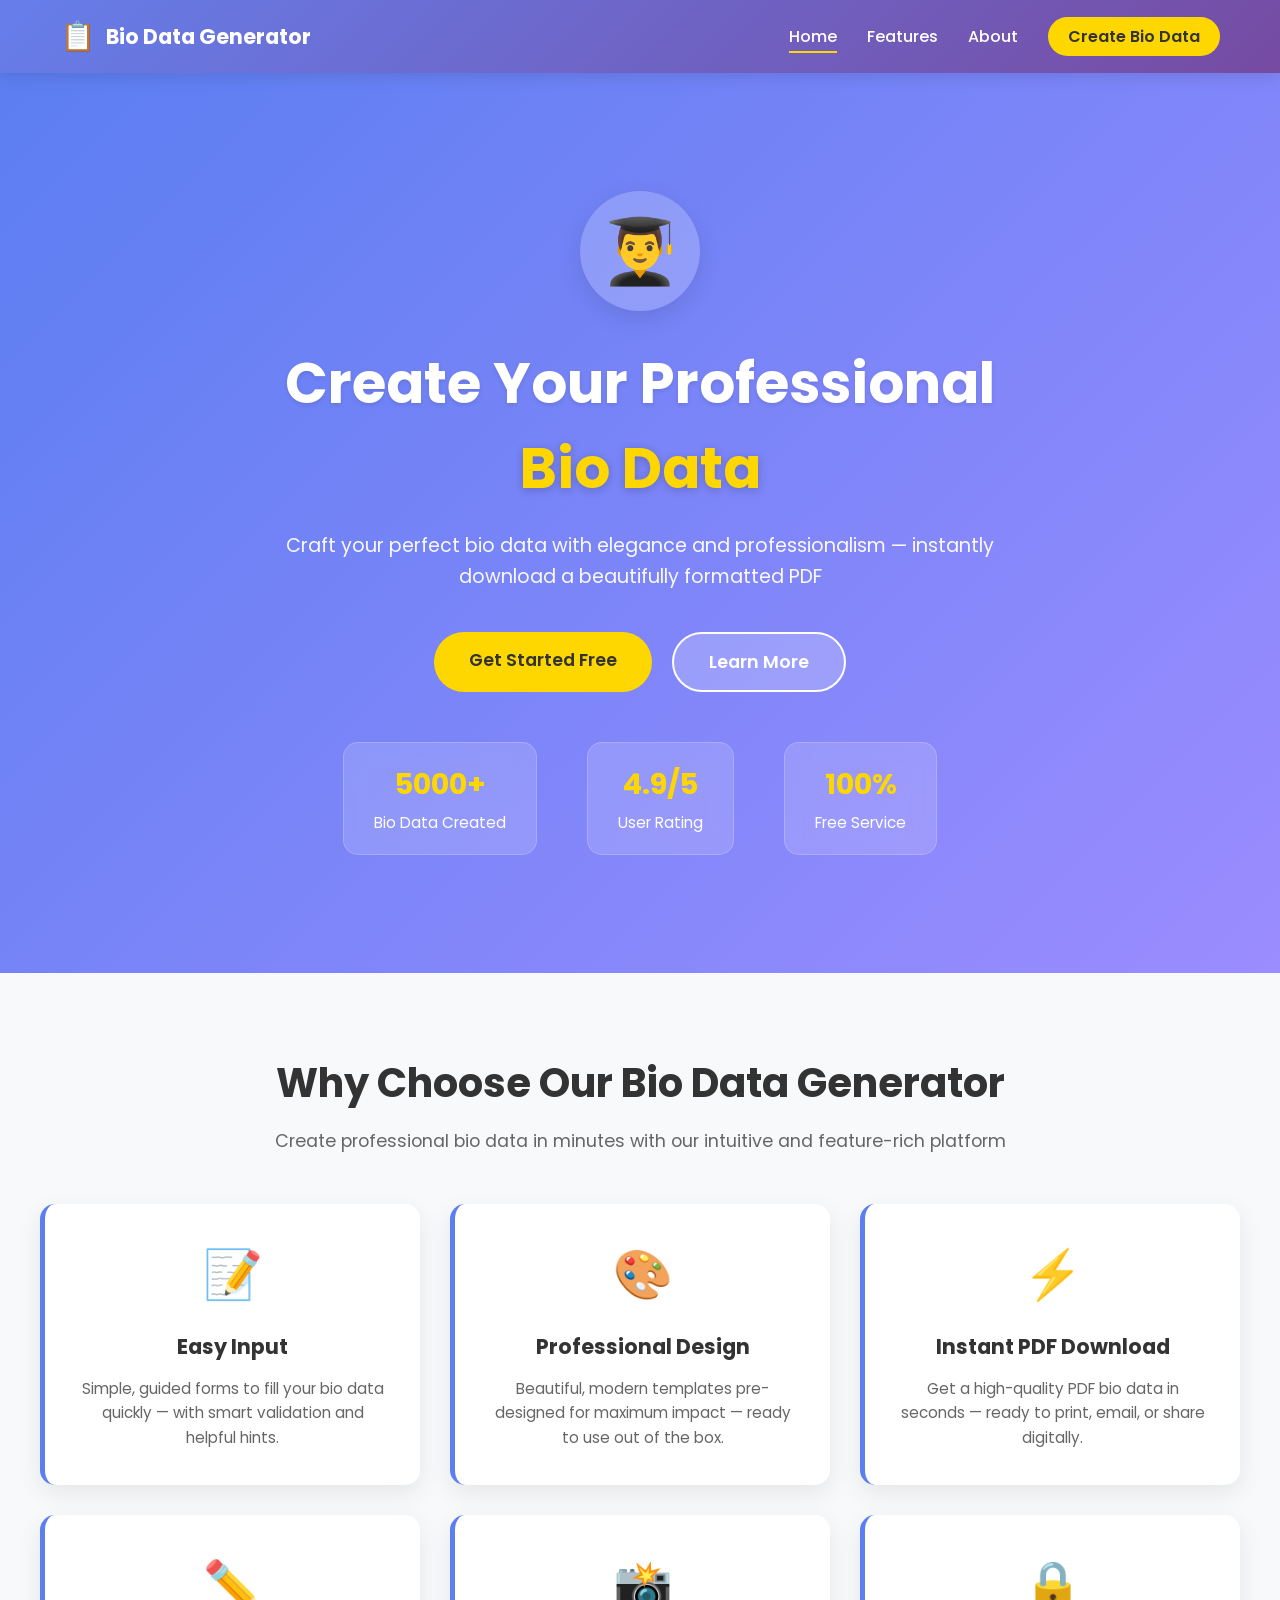
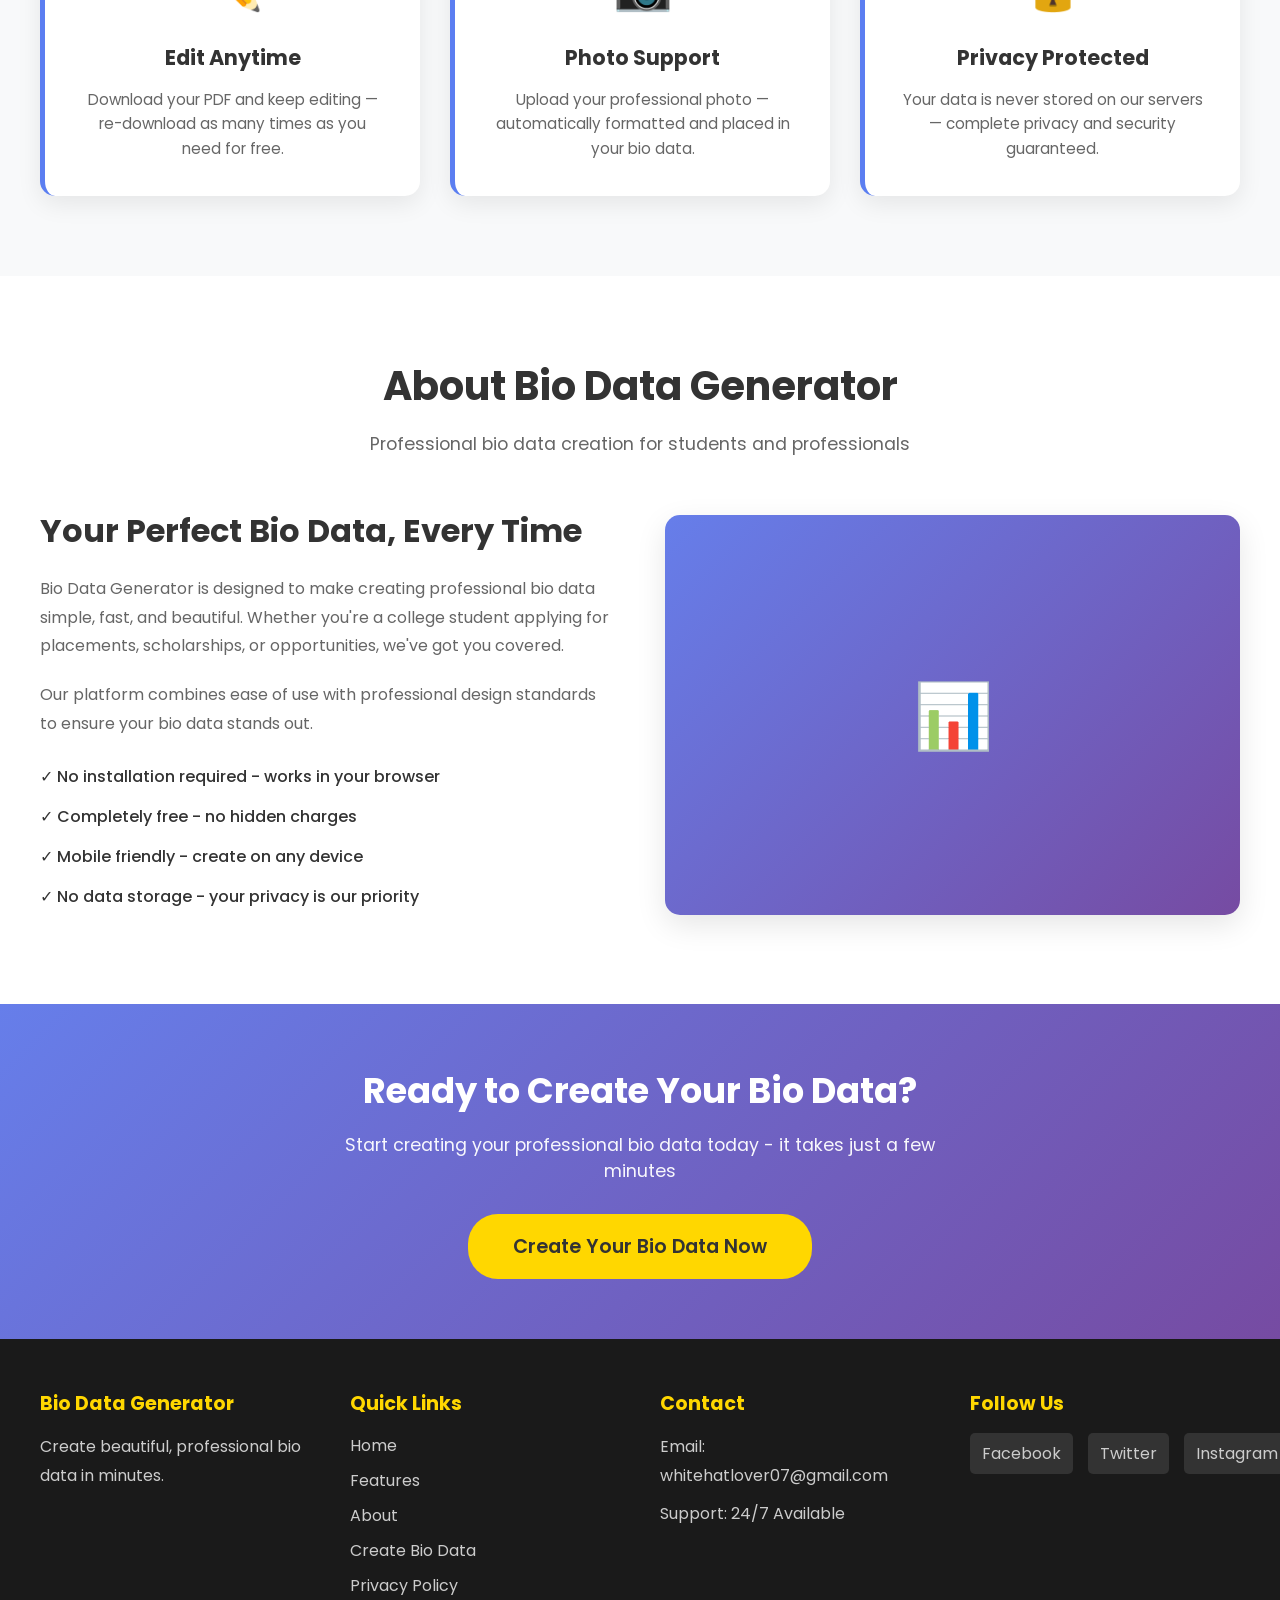
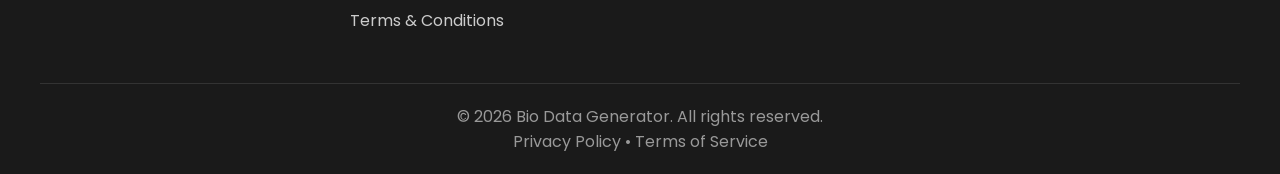
<file: index.html>
<!DOCTYPE html>
<html lang="en">
<head>
    <meta charset="UTF-8">
    <meta name="viewport" content="width=device-width, initial-scale=1.0">
    <meta name="description" content="Create professional college student bio data in minutes. Free online bio data generator with instant PDF download. No registration needed.">
    <meta name="keywords" content="bio data generator, college bio data, student bio data, bio data maker, free bio data, professional bio data, PDF generator">
    <meta name="author" content="Bio Data Generator">
    <meta name="theme-color" content="#667eea">
    <meta property="og:title" content="Bio Data Generator - Create Your Professional Bio Data">
    <meta property="og:description" content="Free online bio data generator for college students. Create beautiful bio data in minutes and download as PDF.">
    <meta property="og:type" content="website">
    <meta property="og:url" content="https://www.biodatagenerator.com">
    <title>Bio Data Generator - Create Your Professional Bio Data for Free</title>
    <link rel="stylesheet" href="style.css">
    
    <!-- Google AdSense (Uncomment after approval) -->
    <!-- <script async src="https://pagead2.googlesyndication.com/pagead/js/adsbygoogle.js?client=ca-pub-xxxxxxxxxxxxxxxx"
         crossorigin="anonymous"></script> -->
</head>
<body>
    <!-- Navigation Bar -->
    <nav class="navbar">
        <div class="nav-container">
            <div class="nav-logo">
                <span class="logo-icon">📋</span>
                <span>Bio Data Generator</span>
            </div>
            <ul class="nav-menu">
                <li class="nav-item"><a href="index.html" class="nav-link active">Home</a></li>
                <li class="nav-item"><a href="#features" class="nav-link">Features</a></li>
                <li class="nav-item"><a href="#about" class="nav-link">About</a></li>
                <li class="nav-item"><a href="form.html" class="nav-link nav-link-btn">Create Bio Data</a></li>
            </ul>
        </div>
    </nav>

    <!-- Hero Section -->
    <section class="hero">
        <div class="hero-content">
            <div class="hero-icon">
                <div class="icon-circle">👨‍🎓</div>
            </div>
            <h1 class="hero-title">Create Your Professional <span class="highlight">Bio Data</span></h1>
            <p class="hero-subtitle">Craft your perfect bio data with elegance and professionalism — instantly download a beautifully formatted PDF</p>
            <div class="hero-buttons">
                <a href="form.html" class="btn btn-primary">Get Started Free</a>
                <a href="#features" class="btn btn-secondary">Learn More</a>
            </div>
            <div class="hero-stats">
                <div class="stat">
                    <span class="stat-number">5000+</span>
                    <span class="stat-text">Bio Data Created</span>
                </div>
                <div class="stat">
                    <span class="stat-number">4.9/5</span>
                    <span class="stat-text">User Rating</span>
                </div>
                <div class="stat">
                    <span class="stat-number">100%</span>
                    <span class="stat-text">Free Service</span>
                </div>
            </div>
        </div>
    </section>

    <!-- Features Section -->
    <section id="features" class="features">
        <div class="features-container">
            <h2 class="section-title">Why Choose Our Bio Data Generator</h2>
            <p class="section-subtitle">Create professional bio data in minutes with our intuitive and feature-rich platform</p>
            
            <div class="features-grid">
                <div class="feature-card">
                    <div class="feature-icon">📝</div>
                    <h3>Easy Input</h3>
                    <p>Simple, guided forms to fill your bio data quickly — with smart validation and helpful hints.</p>
                </div>

                <div class="feature-card">
                    <div class="feature-icon">🎨</div>
                    <h3>Professional Design</h3>
                    <p>Beautiful, modern templates pre-designed for maximum impact — ready to use out of the box.</p>
                </div>

                <div class="feature-card">
                    <div class="feature-icon">⚡</div>
                    <h3>Instant PDF Download</h3>
                    <p>Get a high-quality PDF bio data in seconds — ready to print, email, or share digitally.</p>
                </div>

                <div class="feature-card">
                    <div class="feature-icon">✏️</div>
                    <h3>Edit Anytime</h3>
                    <p>Download your PDF and keep editing — re-download as many times as you need for free.</p>
                </div>

                <div class="feature-card">
                    <div class="feature-icon">📸</div>
                    <h3>Photo Support</h3>
                    <p>Upload your professional photo — automatically formatted and placed in your bio data.</p>
                </div>

                <div class="feature-card">
                    <div class="feature-icon">🔒</div>
                    <h3>Privacy Protected</h3>
                    <p>Your data is never stored on our servers — complete privacy and security guaranteed.</p>
                </div>
            </div>
        </div>
    </section>

    <!-- About Section -->
    <section id="about" class="about">
        <div class="about-container">
            <h2 class="section-title">About Bio Data Generator</h2>
            <p class="section-subtitle">Professional bio data creation for students and professionals</p>
            
            <div class="about-content">
                <div class="about-text">
                    <h3>Your Perfect Bio Data, Every Time</h3>
                    <p>Bio Data Generator is designed to make creating professional bio data simple, fast, and beautiful. Whether you're a college student applying for placements, scholarships, or opportunities, we've got you covered.</p>
                    <p>Our platform combines ease of use with professional design standards to ensure your bio data stands out.</p>
                    <ul class="about-list">
                        <li>✓ No installation required - works in your browser</li>
                        <li>✓ Completely free - no hidden charges</li>
                        <li>✓ Mobile friendly - create on any device</li>
                        <li>✓ No data storage - your privacy is our priority</li>
                    </ul>
                </div>
                <div class="about-image">
                    <div class="image-placeholder">
                        <span style="font-size: 4rem;">📊</span>
                    </div>
                </div>
            </div>
        </div>
    </section>

    <!-- CTA Section -->
    <section class="cta">
        <div class="cta-container">
            <h2>Ready to Create Your Bio Data?</h2>
            <p>Start creating your professional bio data today - it takes just a few minutes</p>
            <a href="form.html" class="btn btn-primary btn-large">Create Your Bio Data Now</a>
        </div>
    </section>

    <!-- Footer -->
    <footer class="footer">
        <div class="footer-container">
            <div class="footer-content">
                <div class="footer-section">
                    <h4>Bio Data Generator</h4>
                    <p>Create beautiful, professional bio data in minutes.</p>
                </div>
                <div class="footer-section">
                    <h4>Quick Links</h4>
                    <ul>
                        <li><a href="index.html">Home</a></li>
                        <li><a href="#features">Features</a></li>
                        <li><a href="#about">About</a></li>
                        <li><a href="form.html">Create Bio Data</a></li>
                        <li><a href="privacy-policy.html">Privacy Policy</a></li>
                        <li><a href="terms.html">Terms & Conditions</a></li>
                    </ul>
                </div>
                <div class="footer-section">
                    <h4>Contact</h4>
                    <p>Email: whitehatlover07@gmail.com</p>
                    <p>Support: 24/7 Available</p>
                </div>
                <div class="footer-section">
                    <h4>Follow Us</h4>
                    <div class="social-links">
                        <a href="#" class="social-link">Facebook</a>
                        <a href="#" class="social-link">Twitter</a>
                        <a href="#" class="social-link">Instagram</a>
                    </div>
                </div>
            </div>
            <div class="footer-bottom">
                <p>&copy; 2026 Bio Data Generator. All rights reserved.</p>
                <p><a href="privacy-policy.html">Privacy Policy</a> • <a href="terms.html">Terms of Service</a></p>
            </div>
        </div>
    </footer>

    <script>
        // Smooth scroll for navigation links
        document.querySelectorAll('a[href^="#"]').forEach(anchor => {
            anchor.addEventListener('click', function (e) {
                e.preventDefault();
                const target = document.querySelector(this.getAttribute('href'));
                if (target) {
                    target.scrollIntoView({
                        behavior: 'smooth',
                        block: 'start'
                    });
                }
            });
        });

        // Active nav link
        const navLinks = document.querySelectorAll('.nav-link');
        navLinks.forEach(link => {
            link.addEventListener('click', function() {
                navLinks.forEach(l => l.classList.remove('active'));
                this.classList.add('active');
            });
        });
    </script>
</body>
</html>
</file>
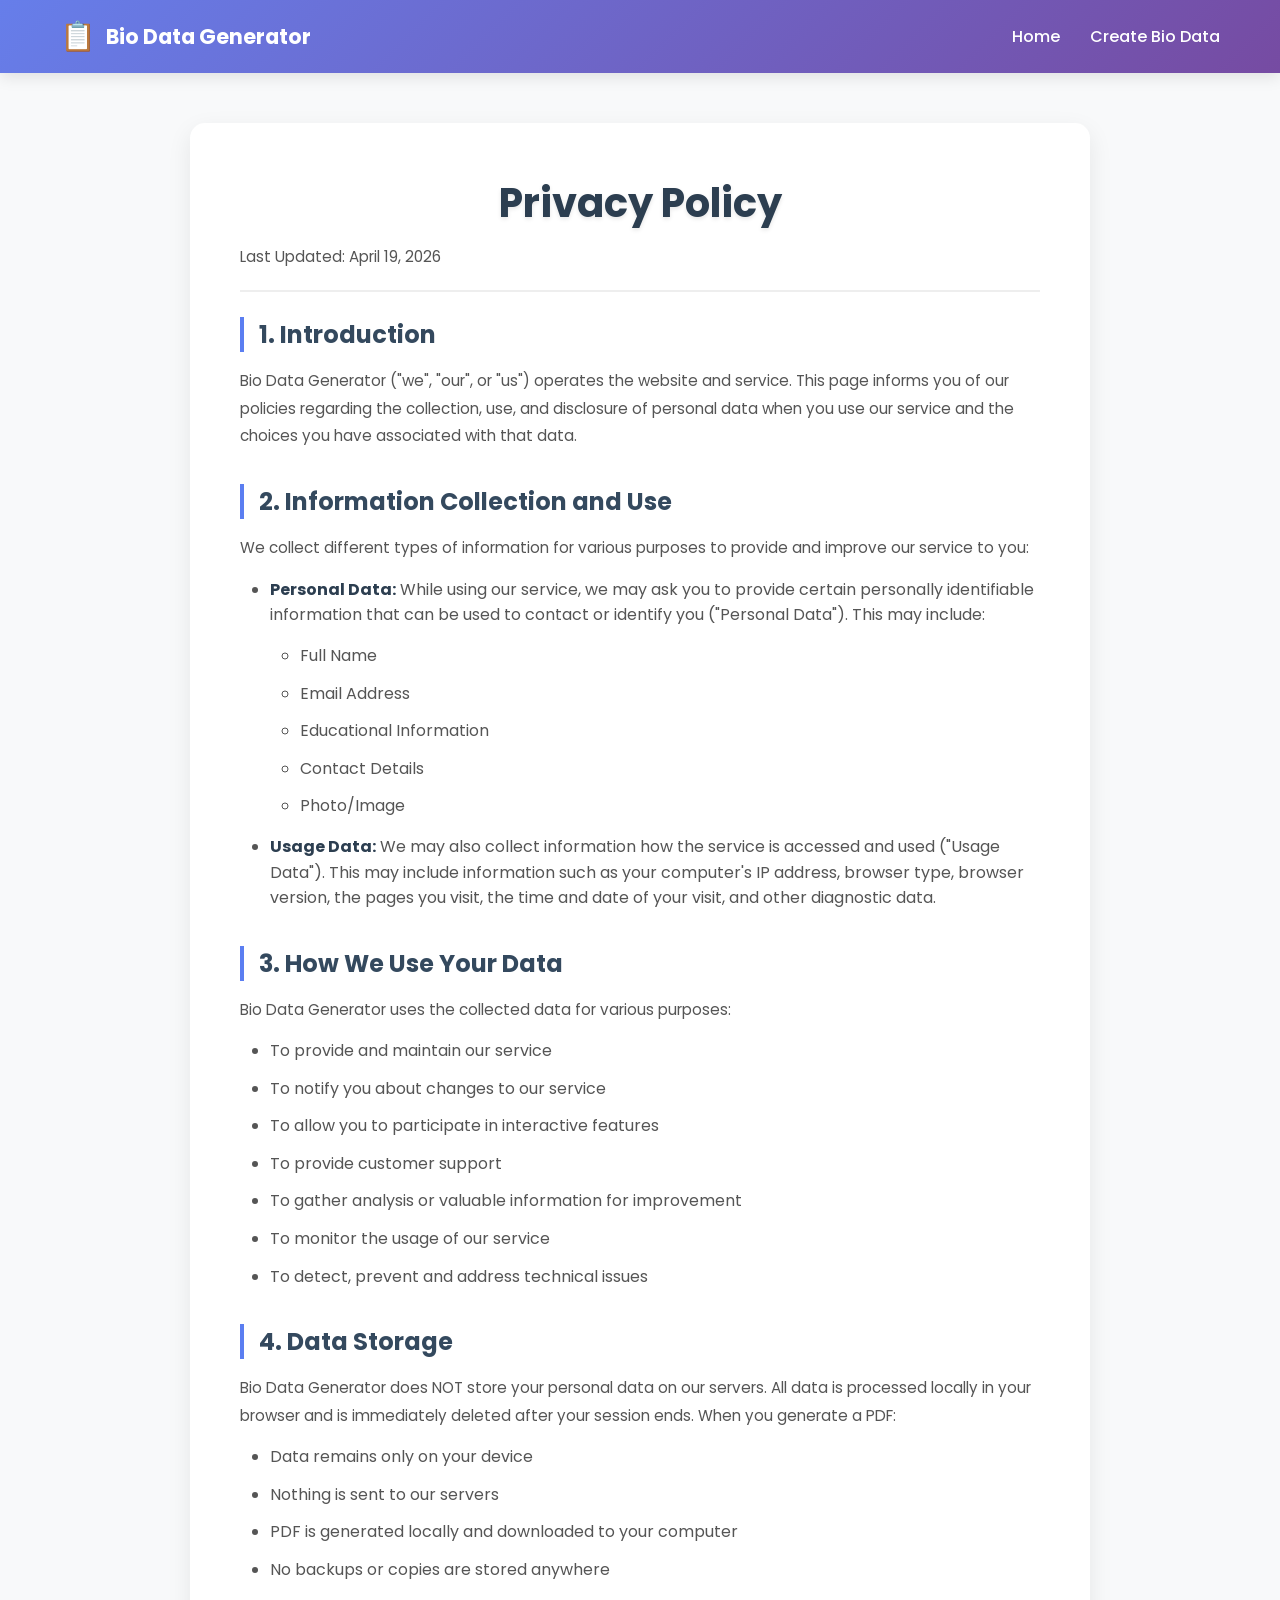
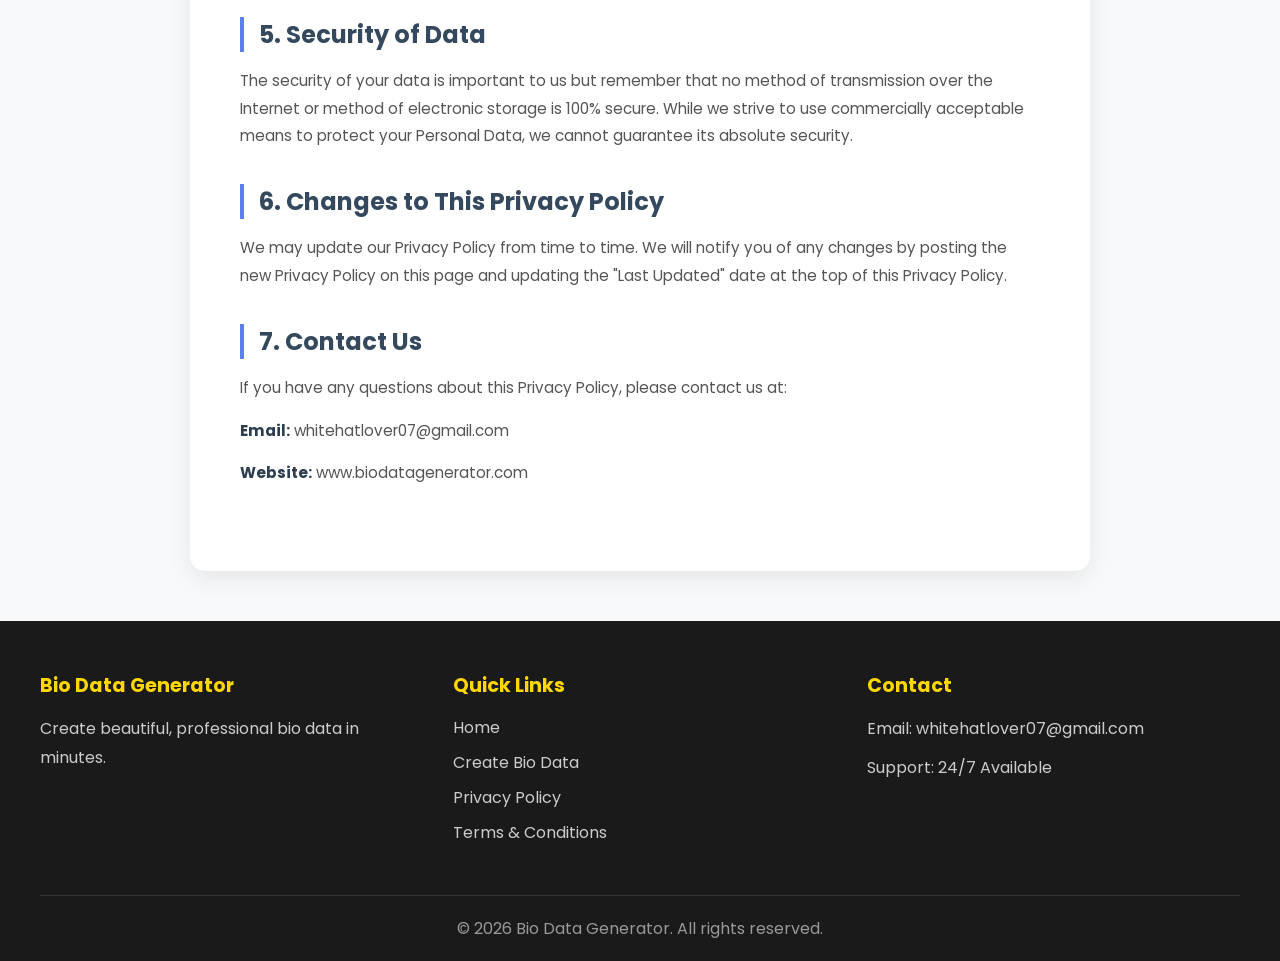
<file: privacy-policy.html>
<!DOCTYPE html>
<html lang="en">
<head>
    <meta charset="UTF-8">
    <meta name="viewport" content="width=device-width, initial-scale=1.0">
    <meta name="description" content="Privacy Policy for Bio Data Generator - Learn how we protect your data">
    <meta name="keywords" content="privacy policy, data protection, bio data generator">
    <title>Privacy Policy - Bio Data Generator</title>
    <link rel="stylesheet" href="style.css">
</head>
<body>
    <!-- Navigation Bar -->
    <nav class="navbar">
        <div class="nav-container">
            <div class="nav-logo">
                <span class="logo-icon">📋</span>
                <span>Bio Data Generator</span>
            </div>
            <ul class="nav-menu">
                <li class="nav-item"><a href="index.html" class="nav-link">Home</a></li>
                <li class="nav-item"><a href="form.html" class="nav-link">Create Bio Data</a></li>
            </ul>
        </div>
    </nav>

    <!-- Main Content -->
    <div class="legal-page">
        <div class="legal-container">
            <h1>Privacy Policy</h1>
            <p class="last-updated">Last Updated: April 19, 2026</p>

            <section>
                <h2>1. Introduction</h2>
                <p>Bio Data Generator ("we", "our", or "us") operates the website and service. This page informs you of our policies regarding the collection, use, and disclosure of personal data when you use our service and the choices you have associated with that data.</p>
            </section>

            <section>
                <h2>2. Information Collection and Use</h2>
                <p>We collect different types of information for various purposes to provide and improve our service to you:</p>
                <ul>
                    <li><strong>Personal Data:</strong> While using our service, we may ask you to provide certain personally identifiable information that can be used to contact or identify you ("Personal Data"). This may include:
                        <ul>
                            <li>Full Name</li>
                            <li>Email Address</li>
                            <li>Educational Information</li>
                            <li>Contact Details</li>
                            <li>Photo/Image</li>
                        </ul>
                    </li>
                    <li><strong>Usage Data:</strong> We may also collect information how the service is accessed and used ("Usage Data"). This may include information such as your computer's IP address, browser type, browser version, the pages you visit, the time and date of your visit, and other diagnostic data.</li>
                </ul>
            </section>

            <section>
                <h2>3. How We Use Your Data</h2>
                <p>Bio Data Generator uses the collected data for various purposes:</p>
                <ul>
                    <li>To provide and maintain our service</li>
                    <li>To notify you about changes to our service</li>
                    <li>To allow you to participate in interactive features</li>
                    <li>To provide customer support</li>
                    <li>To gather analysis or valuable information for improvement</li>
                    <li>To monitor the usage of our service</li>
                    <li>To detect, prevent and address technical issues</li>
                </ul>
            </section>

            <section>
                <h2>4. Data Storage</h2>
                <p>Bio Data Generator does NOT store your personal data on our servers. All data is processed locally in your browser and is immediately deleted after your session ends. When you generate a PDF:</p>
                <ul>
                    <li>Data remains only on your device</li>
                    <li>Nothing is sent to our servers</li>
                    <li>PDF is generated locally and downloaded to your computer</li>
                    <li>No backups or copies are stored anywhere</li>
                </ul>
            </section>

            <section>
                <h2>5. Security of Data</h2>
                <p>The security of your data is important to us but remember that no method of transmission over the Internet or method of electronic storage is 100% secure. While we strive to use commercially acceptable means to protect your Personal Data, we cannot guarantee its absolute security.</p>
            </section>

            <section>
                <h2>6. Changes to This Privacy Policy</h2>
                <p>We may update our Privacy Policy from time to time. We will notify you of any changes by posting the new Privacy Policy on this page and updating the "Last Updated" date at the top of this Privacy Policy.</p>
            </section>

            <section>
                <h2>7. Contact Us</h2>
                <p>If you have any questions about this Privacy Policy, please contact us at:</p>
                <p><strong>Email:</strong> whitehatlover07@gmail.com</p>
                <p><strong>Website:</strong> www.biodatagenerator.com</p>
            </section>
        </div>
    </div>

    <!-- Footer -->
    <footer class="footer">
        <div class="footer-container">
            <div class="footer-content">
                <div class="footer-section">
                    <h4>Bio Data Generator</h4>
                    <p>Create beautiful, professional bio data in minutes.</p>
                </div>
                <div class="footer-section">
                    <h4>Quick Links</h4>
                    <ul>
                        <li><a href="index.html">Home</a></li>
                        <li><a href="form.html">Create Bio Data</a></li>
                        <li><a href="privacy-policy.html">Privacy Policy</a></li>
                        <li><a href="terms.html">Terms & Conditions</a></li>
                    </ul>
                </div>
                <div class="footer-section">
                    <h4>Contact</h4>
                    <p>Email: whitehatlover07@gmail.com</p>
                    <p>Support: 24/7 Available</p>
                </div>
            </div>
            <div class="footer-bottom">
                <p>&copy; 2026 Bio Data Generator. All rights reserved.</p>
            </div>
        </div>
    </footer>
</body>
</html>
</file>
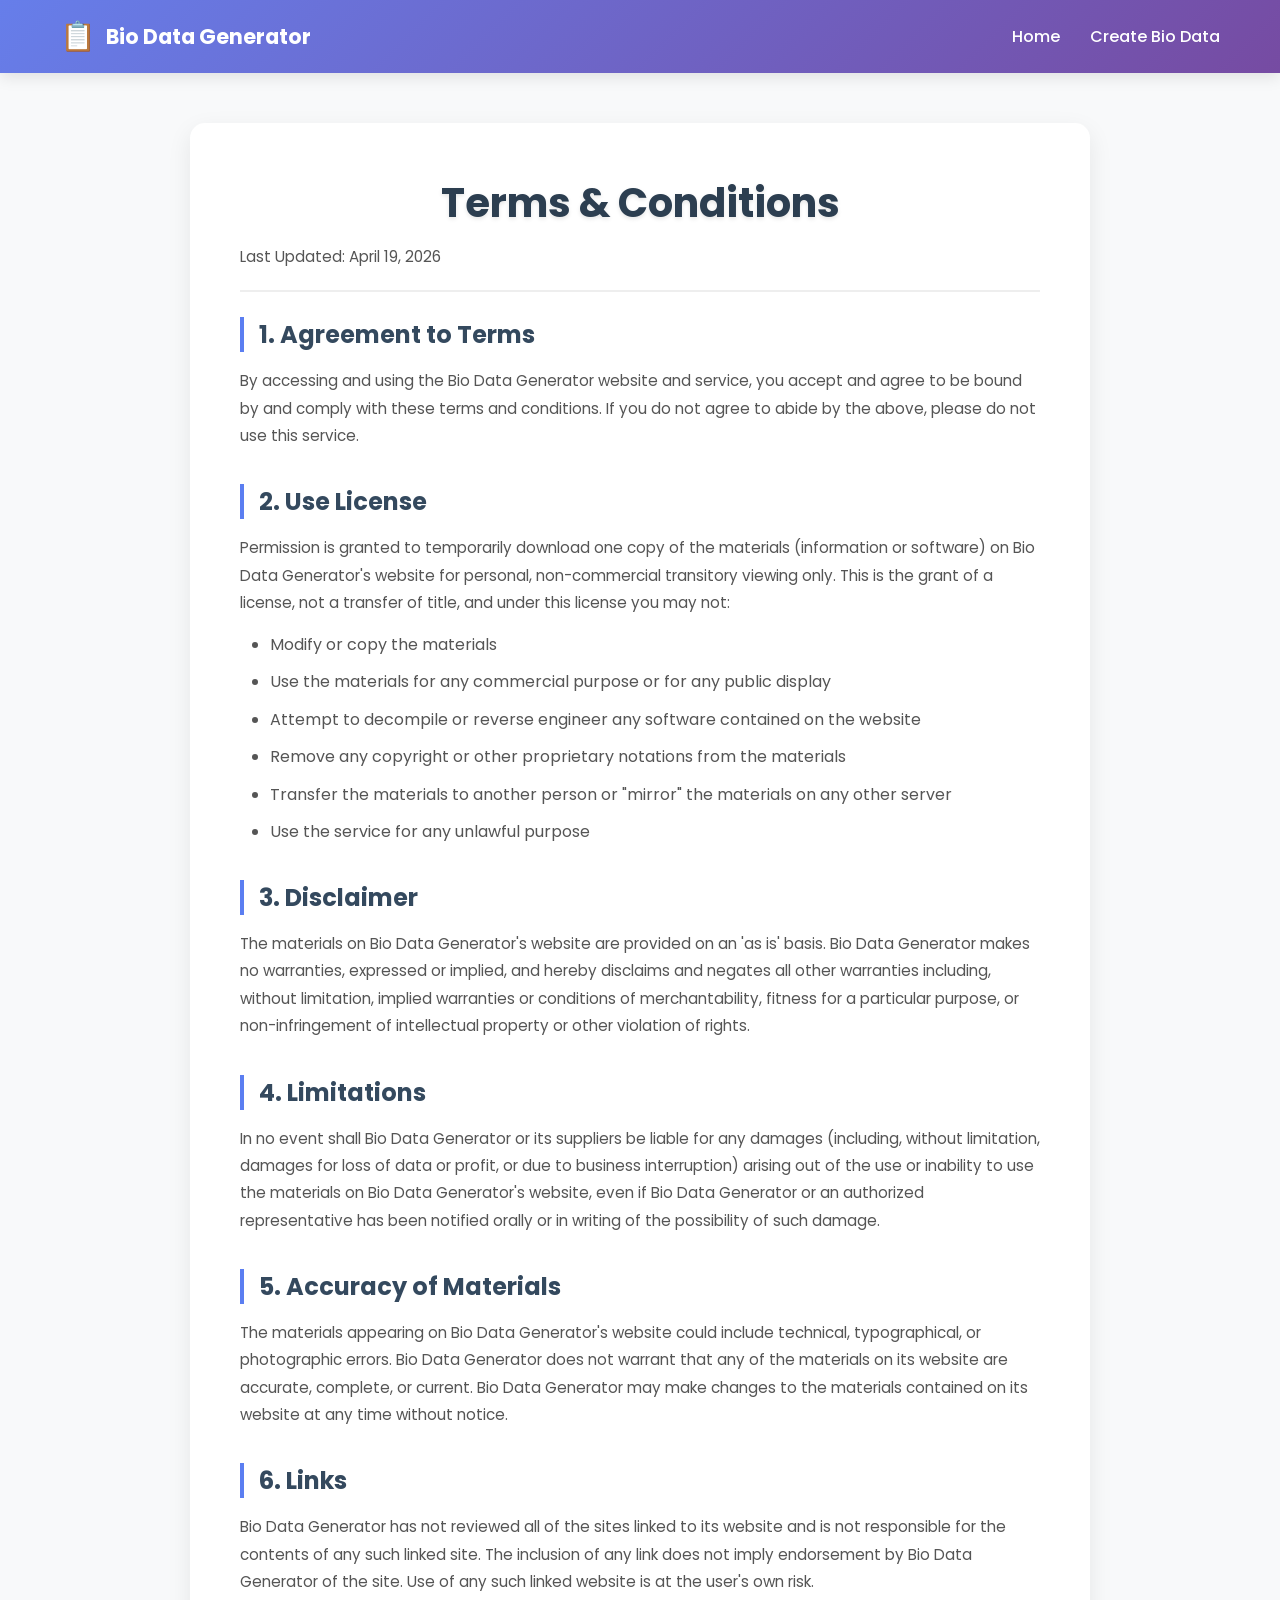
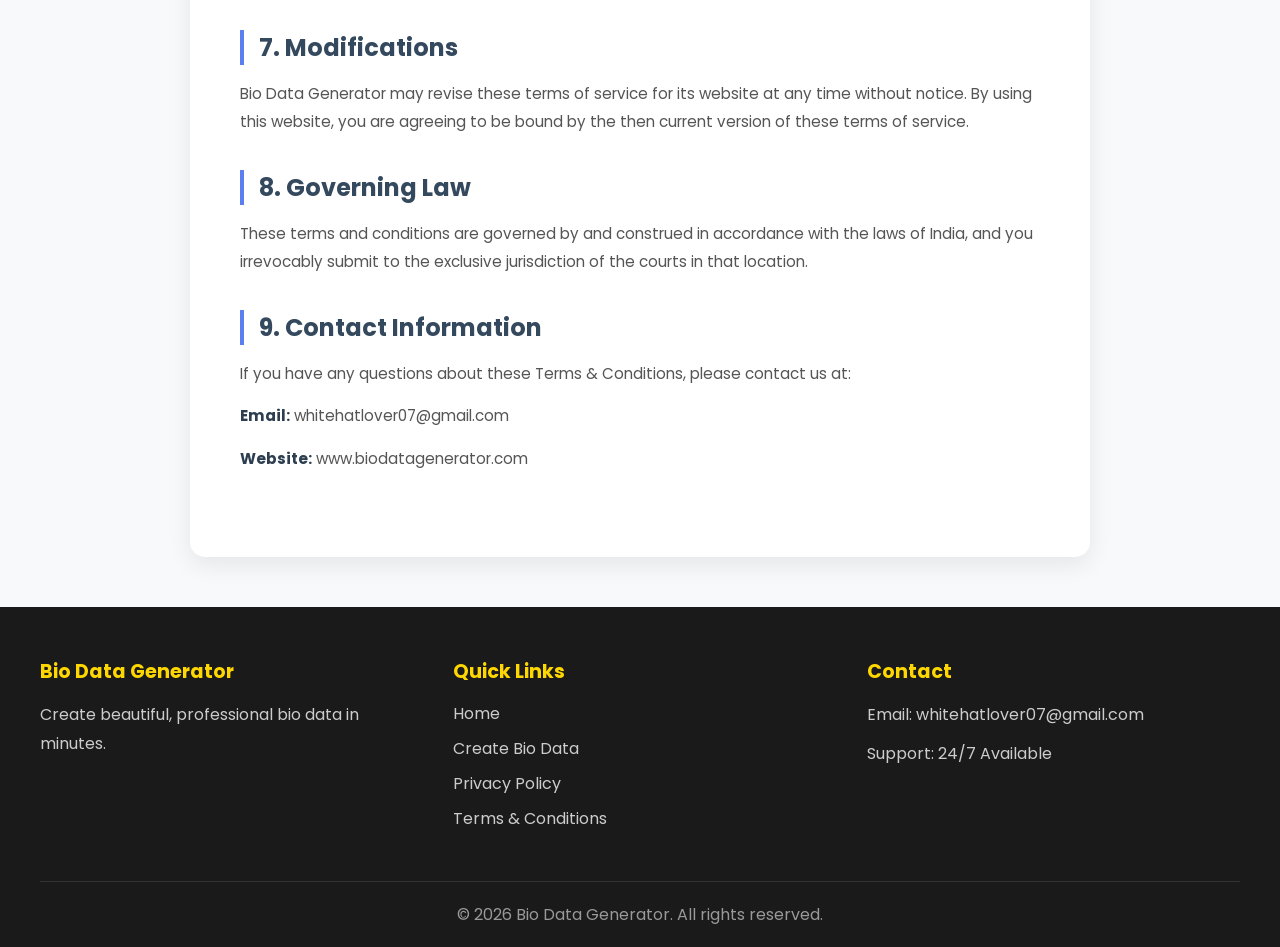
<file: terms.html>
<!DOCTYPE html>
<html lang="en">
<head>
    <meta charset="UTF-8">
    <meta name="viewport" content="width=device-width, initial-scale=1.0">
    <meta name="description" content="Terms and Conditions for Bio Data Generator service">
    <meta name="keywords" content="terms, conditions, bio data generator">
    <title>Terms & Conditions - Bio Data Generator</title>
    <link rel="stylesheet" href="style.css">
</head>
<body>
    <!-- Navigation Bar -->
    <nav class="navbar">
        <div class="nav-container">
            <div class="nav-logo">
                <span class="logo-icon">📋</span>
                <span>Bio Data Generator</span>
            </div>
            <ul class="nav-menu">
                <li class="nav-item"><a href="index.html" class="nav-link">Home</a></li>
                <li class="nav-item"><a href="form.html" class="nav-link">Create Bio Data</a></li>
            </ul>
        </div>
    </nav>

    <!-- Main Content -->
    <div class="legal-page">
        <div class="legal-container">
            <h1>Terms & Conditions</h1>
            <p class="last-updated">Last Updated: April 19, 2026</p>

            <section>
                <h2>1. Agreement to Terms</h2>
                <p>By accessing and using the Bio Data Generator website and service, you accept and agree to be bound by and comply with these terms and conditions. If you do not agree to abide by the above, please do not use this service.</p>
            </section>

            <section>
                <h2>2. Use License</h2>
                <p>Permission is granted to temporarily download one copy of the materials (information or software) on Bio Data Generator's website for personal, non-commercial transitory viewing only. This is the grant of a license, not a transfer of title, and under this license you may not:</p>
                <ul>
                    <li>Modify or copy the materials</li>
                    <li>Use the materials for any commercial purpose or for any public display</li>
                    <li>Attempt to decompile or reverse engineer any software contained on the website</li>
                    <li>Remove any copyright or other proprietary notations from the materials</li>
                    <li>Transfer the materials to another person or "mirror" the materials on any other server</li>
                    <li>Use the service for any unlawful purpose</li>
                </ul>
            </section>

            <section>
                <h2>3. Disclaimer</h2>
                <p>The materials on Bio Data Generator's website are provided on an 'as is' basis. Bio Data Generator makes no warranties, expressed or implied, and hereby disclaims and negates all other warranties including, without limitation, implied warranties or conditions of merchantability, fitness for a particular purpose, or non-infringement of intellectual property or other violation of rights.</p>
            </section>

            <section>
                <h2>4. Limitations</h2>
                <p>In no event shall Bio Data Generator or its suppliers be liable for any damages (including, without limitation, damages for loss of data or profit, or due to business interruption) arising out of the use or inability to use the materials on Bio Data Generator's website, even if Bio Data Generator or an authorized representative has been notified orally or in writing of the possibility of such damage.</p>
            </section>

            <section>
                <h2>5. Accuracy of Materials</h2>
                <p>The materials appearing on Bio Data Generator's website could include technical, typographical, or photographic errors. Bio Data Generator does not warrant that any of the materials on its website are accurate, complete, or current. Bio Data Generator may make changes to the materials contained on its website at any time without notice.</p>
            </section>

            <section>
                <h2>6. Links</h2>
                <p>Bio Data Generator has not reviewed all of the sites linked to its website and is not responsible for the contents of any such linked site. The inclusion of any link does not imply endorsement by Bio Data Generator of the site. Use of any such linked website is at the user's own risk.</p>
            </section>

            <section>
                <h2>7. Modifications</h2>
                <p>Bio Data Generator may revise these terms of service for its website at any time without notice. By using this website, you are agreeing to be bound by the then current version of these terms of service.</p>
            </section>

            <section>
                <h2>8. Governing Law</h2>
                <p>These terms and conditions are governed by and construed in accordance with the laws of India, and you irrevocably submit to the exclusive jurisdiction of the courts in that location.</p>
            </section>

            <section>
                <h2>9. Contact Information</h2>
                <p>If you have any questions about these Terms & Conditions, please contact us at:</p>
                <p><strong>Email:</strong> whitehatlover07@gmail.com</p>
                <p><strong>Website:</strong> www.biodatagenerator.com</p>
            </section>
        </div>
    </div>

    <!-- Footer -->
    <footer class="footer">
        <div class="footer-container">
            <div class="footer-content">
                <div class="footer-section">
                    <h4>Bio Data Generator</h4>
                    <p>Create beautiful, professional bio data in minutes.</p>
                </div>
                <div class="footer-section">
                    <h4>Quick Links</h4>
                    <ul>
                        <li><a href="index.html">Home</a></li>
                        <li><a href="form.html">Create Bio Data</a></li>
                        <li><a href="privacy-policy.html">Privacy Policy</a></li>
                        <li><a href="terms.html">Terms & Conditions</a></li>
                    </ul>
                </div>
                <div class="footer-section">
                    <h4>Contact</h4>
                    <p>Email: whitehatlover07@gmail.com</p>
                    <p>Support: 24/7 Available</p>
                </div>
            </div>
            <div class="footer-bottom">
                <p>&copy; 2026 Bio Data Generator. All rights reserved.</p>
            </div>
        </div>
    </footer>
</body>
</html>
</file>
<file: style.css>
/* Import Google Fonts for beautiful typography */
@import url('https://fonts.googleapis.com/css2?family=Poppins:wght@300;400;500;600;700&display=swap');

/* Reset and base styles */
* {
    margin: 0;
    padding: 0;
    box-sizing: border-box;
}

html {
    scroll-behavior: smooth;
}

body {
    font-family: 'Poppins', sans-serif;
    color: #333;
}

/* Navigation Bar */
.navbar {
    background: linear-gradient(135deg, #667eea 0%, #764ba2 100%);
    padding: 15px 0;
    position: sticky;
    top: 0;
    z-index: 100;
    box-shadow: 0 4px 15px rgba(0, 0, 0, 0.1);
}

.nav-container {
    max-width: 1200px;
    margin: 0 auto;
    display: flex;
    justify-content: space-between;
    align-items: center;
    padding: 0 20px;
}

.nav-logo {
    display: flex;
    align-items: center;
    gap: 10px;
    color: white;
    font-size: 1.3rem;
    font-weight: 700;
    cursor: pointer;
}

.logo-icon {
    font-size: 1.8rem;
}

.nav-menu {
    display: flex;
    list-style: none;
    gap: 30px;
    align-items: center;
}

.nav-link {
    color: white;
    text-decoration: none;
    font-weight: 500;
    transition: all 0.3s ease;
    position: relative;
}

.nav-link:hover {
    opacity: 0.8;
}

.nav-link.active::after {
    content: '';
    position: absolute;
    bottom: -5px;
    left: 0;
    width: 100%;
    height: 2px;
    background: #ffd700;
}

.nav-link-btn {
    background: #ffd700;
    color: #333;
    padding: 8px 20px;
    border-radius: 20px;
    font-weight: 600;
}

.nav-link-btn:hover {
    opacity: 1;
    transform: scale(1.05);
}

/* Hero Section */
.hero {
    background: linear-gradient(135deg, #5b7ef1 0%, #9b8cff 100%);
    padding: 80px 20px;
    min-height: 100vh;
    display: flex;
    align-items: center;
    justify-content: center;
}

.hero-content {
    max-width: 800px;
    text-align: center;
    animation: slideUp 1s ease-out;
}

.hero-icon {
    margin-bottom: 30px;
}

.icon-circle {
    width: 120px;
    height: 120px;
    background: rgba(255, 255, 255, 0.2);
    border-radius: 50%;
    display: flex;
    align-items: center;
    justify-content: center;
    font-size: 4rem;
    margin: 0 auto;
    box-shadow: 0 8px 25px rgba(0, 0, 0, 0.1);
}

.hero-title {
    font-size: 3.5rem;
    color: white;
    margin-bottom: 20px;
    font-weight: 700;
}

.highlight {
    color: #ffd700;
    text-shadow: 0 2px 10px rgba(0, 0, 0, 0.2);
}

.hero-subtitle {
    font-size: 1.2rem;
    color: rgba(255, 255, 255, 0.95);
    margin-bottom: 40px;
    line-height: 1.6;
}

.hero-buttons {
    display: flex;
    gap: 20px;
    justify-content: center;
    margin-bottom: 50px;
    flex-wrap: wrap;
}

.btn {
    padding: 15px 35px;
    border-radius: 30px;
    font-size: 1.1rem;
    font-weight: 600;
    text-decoration: none;
    border: none;
    cursor: pointer;
    transition: all 0.3s ease;
    display: inline-block;
}

.btn-primary {
    background: #ffd700;
    color: #333;
}

.btn-primary:hover {
    background: #ffed4e;
    transform: translateY(-2px);
    box-shadow: 0 10px 25px rgba(255, 215, 0, 0.4);
}

.btn-secondary {
    background: rgba(255, 255, 255, 0.2);
    color: white;
    border: 2px solid white;
}

.btn-secondary:hover {
    background: rgba(255, 255, 255, 0.3);
    transform: translateY(-2px);
}

.btn-large {
    padding: 18px 45px;
    font-size: 1.2rem;
}

.hero-stats {
    display: flex;
    justify-content: center;
    gap: 50px;
    flex-wrap: wrap;
}

.stat {
    background: rgba(255, 255, 255, 0.15);
    padding: 20px 30px;
    border-radius: 15px;
    backdrop-filter: blur(10px);
    border: 1px solid rgba(255, 255, 255, 0.2);
}

.stat-number {
    display: block;
    font-size: 1.8rem;
    font-weight: 700;
    color: #ffd700;
}

.stat-text {
    display: block;
    color: white;
    font-size: 0.95rem;
    margin-top: 5px;
}

/* Features Section */
.features {
    padding: 80px 20px;
    background: #f8f9fa;
}

.features-container {
    max-width: 1200px;
    margin: 0 auto;
}

.section-title {
    font-size: 2.5rem;
    text-align: center;
    margin-bottom: 15px;
    color: #333;
    font-weight: 700;
}

.section-subtitle {
    text-align: center;
    font-size: 1.1rem;
    color: #666;
    margin-bottom: 50px;
}

.features-grid {
    display: grid;
    grid-template-columns: repeat(auto-fit, minmax(320px, 1fr));
    gap: 30px;
}

.feature-card {
    background: white;
    padding: 35px;
    border-radius: 15px;
    text-align: center;
    box-shadow: 0 8px 25px rgba(0, 0, 0, 0.08);
    transition: all 0.3s ease;
    border-left: 5px solid #5b7ef1;
}

.feature-card:hover {
    transform: translateY(-10px);
    box-shadow: 0 15px 40px rgba(0, 0, 0, 0.12);
}

.feature-icon {
    font-size: 3rem;
    margin-bottom: 20px;
}

.feature-card h3 {
    font-size: 1.3rem;
    margin-bottom: 15px;
    color: #333;
}

.feature-card p {
    color: #666;
    line-height: 1.6;
    font-size: 0.95rem;
}

/* About Section */
.about {
    padding: 80px 20px;
    background: white;
}

.about-container {
    max-width: 1200px;
    margin: 0 auto;
}

.about-content {
    display: grid;
    grid-template-columns: 1fr 1fr;
    gap: 50px;
    align-items: center;
    margin-top: 50px;
}

.about-text h3 {
    font-size: 2rem;
    margin-bottom: 20px;
    color: #333;
}

.about-text p {
    color: #666;
    margin-bottom: 20px;
    line-height: 1.8;
    font-size: 1rem;
}

.about-list {
    list-style: none;
    margin-top: 25px;
}

.about-list li {
    color: #333;
    margin-bottom: 15px;
    font-weight: 500;
}

.image-placeholder {
    background: linear-gradient(135deg, #667eea 0%, #764ba2 100%);
    height: 400px;
    border-radius: 15px;
    display: flex;
    align-items: center;
    justify-content: center;
    box-shadow: 0 10px 30px rgba(0, 0, 0, 0.1);
}

/* CTA Section */
.cta {
    background: linear-gradient(135deg, #667eea 0%, #764ba2 100%);
    padding: 60px 20px;
    text-align: center;
    color: white;
}

.cta-container {
    max-width: 600px;
    margin: 0 auto;
}

.cta h2 {
    font-size: 2.2rem;
    margin-bottom: 15px;
}

.cta p {
    font-size: 1.1rem;
    margin-bottom: 30px;
    opacity: 0.95;
}

/* Footer */
.footer {
    background: #1a1a1a;
    color: white;
    padding: 50px 20px 20px;
}

.footer-container {
    max-width: 1200px;
    margin: 0 auto;
}

.footer-content {
    display: grid;
    grid-template-columns: repeat(auto-fit, minmax(250px, 1fr));
    gap: 40px;
    margin-bottom: 40px;
}

.footer-section h4 {
    font-size: 1.2rem;
    margin-bottom: 15px;
    color: #ffd700;
}

.footer-section p {
    color: #ccc;
    line-height: 1.8;
    margin-bottom: 10px;
}

.footer-section ul {
    list-style: none;
}

.footer-section ul li {
    margin-bottom: 10px;
}

.footer-section a {
    color: #ccc;
    text-decoration: none;
    transition: all 0.3s ease;
}

.footer-section a:hover {
    color: #ffd700;
}

.social-links {
    display: flex;
    gap: 15px;
}

.social-link {
    display: inline-block;
    padding: 8px 12px;
    background: #333;
    border-radius: 5px;
}

.footer-bottom {
    text-align: center;
    border-top: 1px solid #333;
    padding-top: 20px;
    color: #999;
}

/* Animations */
@keyframes slideUp {
    from {
        opacity: 0;
        transform: translateY(50px);
    }
    to {
        opacity: 1;
        transform: translateY(0);
    }
}

@keyframes fadeInDown {
    from {
        opacity: 0;
        transform: translateY(-30px);
    }
    to {
        opacity: 1;
        transform: translateY(0);
    }
}

@keyframes slideInLeft {
    from {
        opacity: 0;
        transform: translateX(-50px);
    }
    to {
        opacity: 1;
        transform: translateX(0);
    }
}

@keyframes slideDown {
    from {
        opacity: 0;
        transform: translateY(-10px);
    }
    to {
        opacity: 1;
        transform: translateY(0);
    }
}

@keyframes fadeIn {
    from { opacity: 0; }
    to { opacity: 1; }
}

@keyframes fadeOut {
    from { opacity: 1; }
    to { opacity: 0; }
}

/* Form Page Specific Styles */
.form-page-wrapper {
    background: linear-gradient(135deg, #5b7ef1 0%, #9b8cff 100%);
    min-height: calc(100vh - 60px);
    padding: 30px 20px;
}

/* Main form container with glassmorphism effect */
.form-container {
    max-width: 920px;
    margin: 0 auto;
    background: rgba(255, 255, 255, 0.96);
    -webkit-backdrop-filter: blur(12px);
    backdrop-filter: blur(12px);
    border-radius: 24px;
    padding: 38px;
    box-shadow: 0 24px 60px rgba(0, 0, 0, 0.12);
    border: 1px solid rgba(66, 133, 244, 0.12);
    animation: slideUp 0.9s ease-out;
}

/* Beautiful heading */
h1 {
    text-align: center;
    color: #2c3e50;
    font-size: 2.5rem;
    font-weight: 700;
    margin-bottom: 30px;
    text-shadow: 0 2px 4px rgba(0, 0, 0, 0.1);
    animation: fadeInDown 1s ease-out 0.3s both;
}

/* Fieldset styling with modern cards */
fieldset {
    border: none;
    border-left: 5px solid #3498db;
    border-radius: 18px;
    margin-bottom: 28px;
    padding: 28px 28px 24px;
    background: linear-gradient(145deg, #ffffff, #f6f8fb);
    box-shadow: 0 12px 35px rgba(0, 0, 0, 0.08);
    border: 1px solid rgba(66, 133, 244, 0.08);
    animation: slideInLeft 0.8s ease-out both;
}

fieldset:nth-child(1) { animation-delay: 0.5s; }
fieldset:nth-child(2) { animation-delay: 0.7s; }
fieldset:nth-child(3) { animation-delay: 0.9s; }

/* Legend styling */
legend {
    font-size: 1.35rem;
    font-weight: 700;
    color: white;
    background: linear-gradient(45deg, #5b7ef1, #3a59d1);
    border-radius: 24px;
    padding: 10px 20px;
    box-shadow: 0 6px 18px rgba(59, 89, 209, 0.22);
    margin-bottom: 22px;
}

/* Label styling */
label {
    display: block;
    margin-bottom: 8px;
    font-weight: 600;
    color: #2c3e50;
    font-size: 1.1rem;
}

/* Input, select, textarea styling */
input, select, textarea {
    width: 100%;
    padding: 16px 16px;
    border: 2px solid #dce3ea;
    border-radius: 14px;
    font-size: 0.98rem;
    font-family: 'Poppins', sans-serif;
    transition: all 0.25s ease;
    background: #fbfdff;
    margin-bottom: 20px;
    box-shadow: inset 0 1px 4px rgba(23, 43, 77, 0.04);
}

input:focus, select:focus, textarea:focus {
    border-color: #3498db;
    box-shadow: 0 0 0 3px rgba(52, 152, 219, 0.2);
    outline: none;
    background: white;
    transform: translateY(-2px);
}

/* Radio and checkbox styling */
input[type="radio"], input[type="checkbox"] {
    width: auto;
    margin-right: 10px;
    transform: scale(1.15);
}

.radio-group, .checkbox-group {
    margin-bottom: 20px;
    display: flex;
    flex-wrap: wrap;
    align-items: center;
    gap: 15px;
}

.radio-group label, .checkbox-group label {
    display: inline-flex;
    align-items: center;
    font-weight: 400;
    cursor: pointer;
    transition: color 0.3s ease;
    margin-bottom: 0;
}

.radio-group label:hover, .checkbox-group label:hover {
    color: #3498db;
}

/* Button styling */
button {
    width: 100%;
    padding: 18px;
    background: linear-gradient(45deg, #27ae60, #2ecc71);
    color: white;
    border: none;
    border-radius: 12px;
    font-size: 1.2rem;
    font-weight: 600;
    cursor: pointer;
    transition: all 0.3s ease;
    box-shadow: 0 8px 25px rgba(39, 174, 96, 0.3);
    text-transform: uppercase;
    letter-spacing: 1px;
}

button:hover {
    background: linear-gradient(45deg, #1e9a59, #27ae60);
    transform: translateY(-2px);
    box-shadow: 0 14px 32px rgba(39, 174, 96, 0.35);
    animation: none;
}

button:active {
    transform: translateY(-1px);
}

/* Responsive design */
@media (max-width: 768px) {
    .form-container {
        margin: 10px;
        padding: 20px;
    }

    h1 {
        font-size: 2rem;
    }

    fieldset {
        padding: 15px;
    }

    .radio-group, .checkbox-group {
        flex-direction: column;
        gap: 10px;
    }

    .nav-menu {
        flex-direction: column;
        gap: 15px;
    }

    .hero-title {
        font-size: 2.5rem;
    }

    .features-grid {
        grid-template-columns: 1fr;
    }

    .about-content {
        grid-template-columns: 1fr;
    }
}

/* Legal Pages (Privacy Policy, Terms) */
.legal-page {
    background: #f8f9fa;
    min-height: calc(100vh - 60px);
    padding: 50px 20px;
}

.legal-container {
    max-width: 900px;
    margin: 0 auto;
    background: white;
    padding: 50px;
    border-radius: 15px;
    box-shadow: 0 8px 25px rgba(0, 0, 0, 0.08);
}

.legal-container h1 {
    font-size: 2.5rem;
    margin-bottom: 10px;
    color: #2c3e50;
}

.last-updated {
    color: #999;
    font-size: 0.95rem;
    margin-bottom: 40px;
    border-bottom: 2px solid #eee;
    padding-bottom: 20px;
}

.legal-container section {
    margin-bottom: 35px;
}

.legal-container h2 {
    font-size: 1.5rem;
    color: #34495e;
    margin-bottom: 15px;
    margin-top: 25px;
    border-left: 4px solid #5b7ef1;
    padding-left: 15px;
}

.legal-container p {
    color: #555;
    line-height: 1.8;
    margin-bottom: 15px;
    font-size: 0.95rem;
}

.legal-container ul {
    margin: 15px 0 15px 30px;
    color: #555;
}

.legal-container li {
    margin-bottom: 12px;
    line-height: 1.6;
}

.legal-container strong {
    color: #2c3e50;
}

/* Footer Links Styling */
.footer-bottom a {
    color: inherit;
    text-decoration: none;
    transition: color 0.3s ease;
}

.footer-bottom a:hover {
    color: #ffd700;
}

/* Custom Scrollbar */
::-webkit-scrollbar {
    width: 8px;
}

::-webkit-scrollbar-track {
    background: #f1f1f1;
}

::-webkit-scrollbar-thumb {
    background: linear-gradient(45deg, #3498db, #2980b9);
    border-radius: 4px;
}

::-webkit-scrollbar-thumb:hover {
    background: linear-gradient(45deg, #2980b9, #1f4e79);
}


/* Main form container with glassmorphism effect */
.form-container {
    max-width: 920px;
    margin: 0 auto;
    background: rgba(255, 255, 255, 0.96);
    -webkit-backdrop-filter: blur(12px);
    backdrop-filter: blur(12px);
    border-radius: 24px;
    padding: 38px;
    box-shadow: 0 24px 60px rgba(0, 0, 0, 0.12);
    border: 1px solid rgba(66, 133, 244, 0.12);
    animation: slideUp 0.9s ease-out;
}

@keyframes slideUp {
    from {
        opacity: 0;
        transform: translateY(50px);
    }
    to {
        opacity: 1;
        transform: translateY(0);
    }
}

/* Beautiful heading */
h1 {
    text-align: center;
    color: #2c3e50;
    font-size: 2.5rem;
    font-weight: 700;
    margin-bottom: 30px;
    text-shadow: 0 2px 4px rgba(0, 0, 0, 0.1);
    animation: fadeInDown 1s ease-out 0.3s both;
}

@keyframes fadeInDown {
    from {
        opacity: 0;
        transform: translateY(-30px);
    }
    to {
        opacity: 1;
        transform: translateY(0);
    }
}

/* Fieldset styling with modern cards */
fieldset {
    border: none;
    border-left: 5px solid #3498db;
    border-radius: 18px;
    margin-bottom: 28px;
    padding: 28px 28px 24px;
    background: linear-gradient(145deg, #ffffff, #f6f8fb);
    box-shadow: 0 12px 35px rgba(0, 0, 0, 0.08);
    border: 1px solid rgba(66, 133, 244, 0.08);
    animation: slideInLeft 0.8s ease-out both;
}

fieldset:nth-child(1) { animation-delay: 0.5s; }
fieldset:nth-child(2) { animation-delay: 0.7s; }
fieldset:nth-child(3) { animation-delay: 0.9s; }

@keyframes slideInLeft {
    from {
        opacity: 0;
        transform: translateX(-50px);
    }
    to {
        opacity: 1;
        transform: translateX(0);
    }
}

/* Legend styling */
legend {
    font-size: 1.35rem;
    font-weight: 700;
    color: white;
    background: linear-gradient(45deg, #5b7ef1, #3a59d1);
    border-radius: 24px;
    padding: 10px 20px;
    box-shadow: 0 6px 18px rgba(59, 89, 209, 0.22);
    margin-bottom: 22px;
}

/* Label styling */
label {
    display: block;
    margin-bottom: 8px;
    font-weight: 600;
    color: #2c3e50;
    font-size: 1.1rem;
}

/* Input, select, textarea styling */
input, select, textarea {
    width: 100%;
    padding: 16px 16px;
    border: 2px solid #dce3ea;
    border-radius: 14px;
    font-size: 0.98rem;
    font-family: 'Poppins', sans-serif;
    transition: all 0.25s ease;
    background: #fbfdff;
    margin-bottom: 20px;
    box-shadow: inset 0 1px 4px rgba(23, 43, 77, 0.04);
}

input:focus, select:focus, textarea:focus {
    border-color: #3498db;
    box-shadow: 0 0 0 3px rgba(52, 152, 219, 0.2);
    outline: none;
    background: white;
    transform: translateY(-2px);
}

/* Radio and checkbox styling */
input[type="radio"], input[type="checkbox"] {
    width: auto;
    margin-right: 10px;
    transform: scale(1.15);
}

.radio-group, .checkbox-group {
    margin-bottom: 20px;
    display: flex;
    flex-wrap: wrap;
    align-items: center;
    gap: 15px;
}

.radio-group label, .checkbox-group label {
    display: inline-flex;
    align-items: center;
    font-weight: 400;
    cursor: pointer;
    transition: color 0.3s ease;
}

.radio-group label:hover, .checkbox-group label:hover {
    color: #3498db;
}

/* Button styling */
button {
    width: 100%;
    padding: 18px;
    background: linear-gradient(45deg, #27ae60, #2ecc71);
    color: white;
    border: none;
    border-radius: 12px;
    font-size: 1.2rem;
    font-weight: 600;
    cursor: pointer;
    transition: all 0.3s ease;
    box-shadow: 0 8px 25px rgba(39, 174, 96, 0.3);
    text-transform: uppercase;
    letter-spacing: 1px;
}

button:hover {
    background: linear-gradient(45deg, #1e9a59, #27ae60);
    transform: translateY(-2px);
    box-shadow: 0 14px 32px rgba(39, 174, 96, 0.35);
    animation: none;
}

button:active {
    transform: translateY(-1px);
}

/* Responsive design */
@media (max-width: 768px) {
    .form-container {
        margin: 10px;
        padding: 20px;
    }

    h1 {
        font-size: 2rem;
    }

    fieldset {
        padding: 15px;
    }

    .radio-group, .checkbox-group {
        flex-direction: column;
        gap: 10px;
    }
}

/* Additional animations */
@keyframes slideDown {
    from {
        opacity: 0;
        transform: translateY(-10px);
    }
    to {
        opacity: 1;
        transform: translateY(0);
    }
}

@keyframes fadeIn {
    from { opacity: 0; }
    to { opacity: 1; }
}

@keyframes fadeOut {
    from { opacity: 1; }
    to { opacity: 0; }
}

/* Custom scrollbar */
::-webkit-scrollbar {
    width: 8px;
}

::-webkit-scrollbar-track {
    background: #f1f1f1;
}

::-webkit-scrollbar-thumb {
    background: linear-gradient(45deg, #3498db, #2980b9);
    border-radius: 4px;
}

::-webkit-scrollbar-thumb:hover {
    background: linear-gradient(45deg, #2980b9, #1f4e79);
}
</file>
